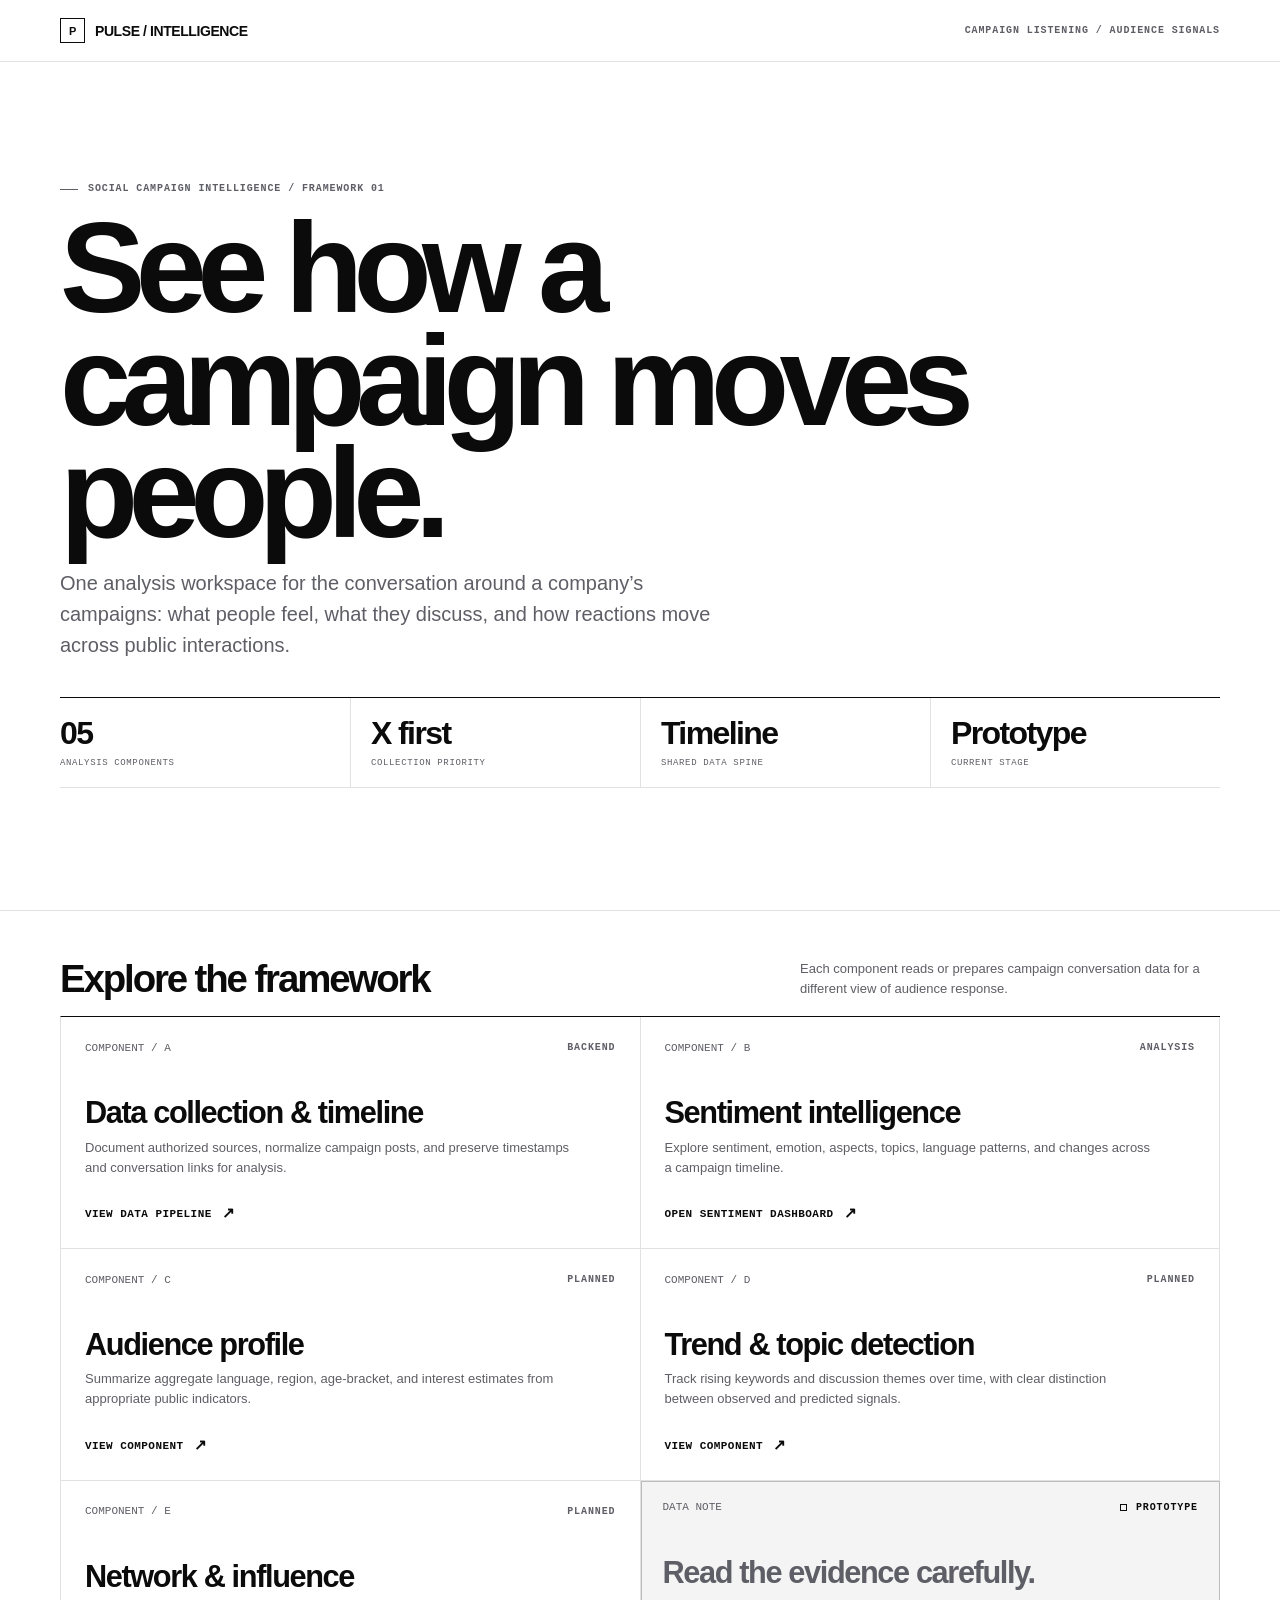
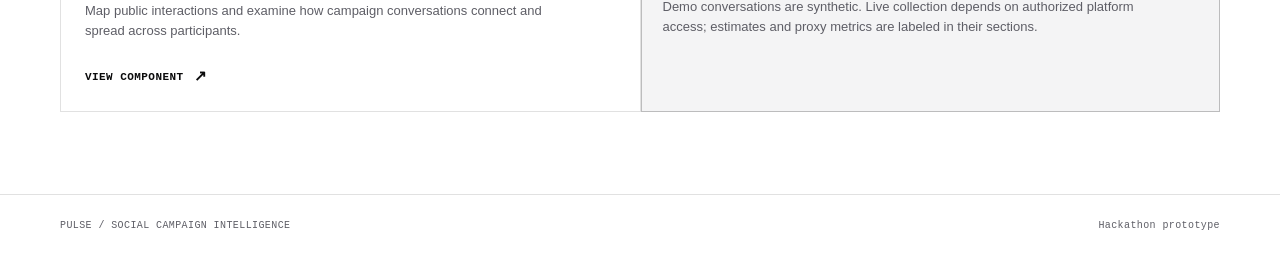
<file: index.html>
<!doctype html>
<html lang="en">
<head>
  <meta charset="utf-8">
  <meta name="viewport" content="width=device-width, initial-scale=1">
  <meta name="description" content="A social campaign intelligence framework for understanding public campaign conversations.">
  <title>Pulse | Social Campaign Intelligence</title>
  <link rel="stylesheet" href="assets/css/site-theme.css">
</head>
<body>
  <nav class="site-nav" aria-label="Framework navigation">
    <a class="site-brand" href="index.html"><span class="site-brand-mark" aria-hidden="true">P</span><span>PULSE / INTELLIGENCE</span></a>
    <span class="site-nav-meta">Campaign listening / audience signals</span>
  </nav>

  <header class="site-hero">
    <div class="site-wrap">
      <div class="site-eyebrow">Social campaign intelligence / Framework 01</div>
      <h1>See how a campaign moves people.</h1>
      <p>One analysis workspace for the conversation around a company’s campaigns: what people feel, what they discuss, and how reactions move across public interactions.</p>
      <div class="site-metrics" aria-label="Framework overview">
        <div class="site-metric"><b>05</b><span>Analysis components</span></div>
        <div class="site-metric"><b>X first</b><span>Collection priority</span></div>
        <div class="site-metric"><b>Timeline</b><span>Shared data spine</span></div>
        <div class="site-metric"><b>Prototype</b><span>Current stage</span></div>
      </div>
    </div>
  </header>

  <main class="site-wrap site-main">
    <div class="site-section-head">
      <h2>Explore the framework</h2>
      <p>Each component reads or prepares campaign conversation data for a different view of audience response.</p>
    </div>
    <section class="site-grid" aria-label="Project sections">
      <article class="site-card">
        <div class="site-card-top"><span class="site-card-index">COMPONENT / A</span><span class="site-kicker">Backend</span></div>
        <h3>Data collection & timeline</h3>
        <p>Document authorized sources, normalize campaign posts, and preserve timestamps and conversation links for analysis.</p>
        <a class="site-card-link" href="sections/a-data-collection/index.html">View data pipeline</a>
      </article>
      <article class="site-card">
        <div class="site-card-top"><span class="site-card-index">COMPONENT / B</span><span class="site-kicker">Analysis</span></div>
        <h3>Sentiment intelligence</h3>
        <p>Explore sentiment, emotion, aspects, topics, language patterns, and changes across a campaign timeline.</p>
        <a class="site-card-link" href="sections/b-sentiment/index.html">Open sentiment dashboard</a>
      </article>
      <article class="site-card">
        <div class="site-card-top"><span class="site-card-index">COMPONENT / C</span><span class="site-kicker">Planned</span></div>
        <h3>Audience profile</h3>
        <p>Summarize aggregate language, region, age-bracket, and interest estimates from appropriate public indicators.</p>
        <a class="site-card-link" href="sections/c-demographics/index.html">View component</a>
      </article>
      <article class="site-card">
        <div class="site-card-top"><span class="site-card-index">COMPONENT / D</span><span class="site-kicker">Planned</span></div>
        <h3>Trend & topic detection</h3>
        <p>Track rising keywords and discussion themes over time, with clear distinction between observed and predicted signals.</p>
        <a class="site-card-link" href="sections/d-trends/index.html">View component</a>
      </article>
      <article class="site-card">
        <div class="site-card-top"><span class="site-card-index">COMPONENT / E</span><span class="site-kicker">Planned</span></div>
        <h3>Network & influence</h3>
        <p>Map public interactions and examine how campaign conversations connect and spread across participants.</p>
        <a class="site-card-link" href="sections/e-network/index.html">View component</a>
      </article>
      <aside class="site-card site-note">
        <div class="site-card-top"><span class="site-card-index">DATA NOTE</span><span class="site-status-label">Prototype</span></div>
        <h3>Read the evidence carefully.</h3>
        <p>Demo conversations are synthetic. Live collection depends on authorized platform access; estimates and proxy metrics are labeled in their sections.</p>
      </aside>
    </section>
  </main>

  <footer class="site-footer"><div class="site-wrap">PULSE / SOCIAL CAMPAIGN INTELLIGENCE <span style="float:right">Hackathon prototype</span></div></footer>
</body>
</html>
</file>
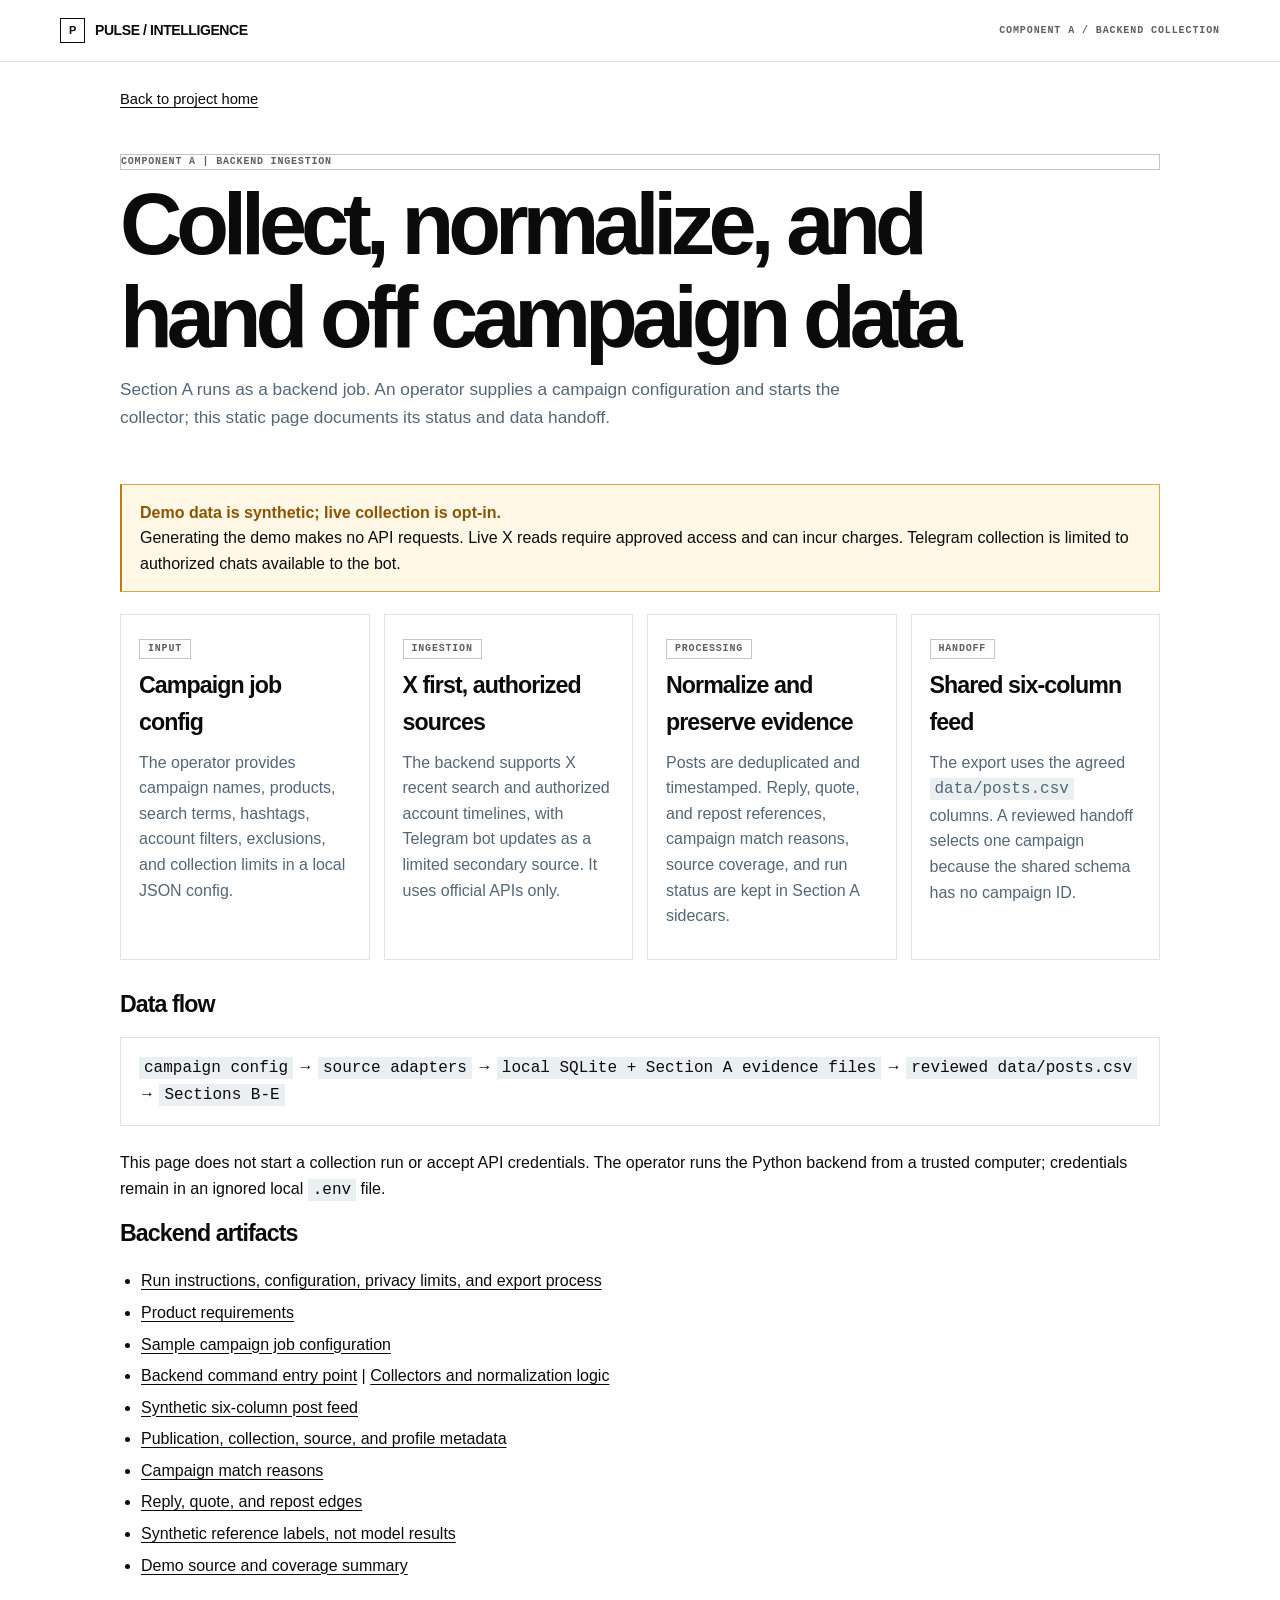
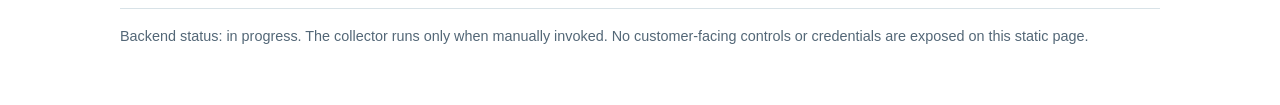
<file: sections/a-data-collection/index.html>
<!doctype html>
<html lang="en">
<head>
  <meta charset="utf-8">
  <meta name="viewport" content="width=device-width, initial-scale=1">
  <meta name="description" content="Backend ingestion pipeline for collecting and normalizing authorized campaign conversation data.">
  <title>Section A | Ingestion Backend</title>
  <style>
    :root { --ink:#172b3a; --muted:#536777; --paper:#f4f7f8; --blue:#145d72; --line:#d8e2e7; --white:#fff; --amber:#8c5400; }
    * { box-sizing:border-box; }
    body { margin:0; background:var(--paper); color:var(--ink); font:16px/1.6 Arial,sans-serif; }
    main { width:min(980px,calc(100% - 32px)); margin:0 auto; padding:28px 0 56px; }
    a { color:var(--blue); }
    header { padding:30px 0 22px; }
    .back { font-size:.92rem; }
    .eyebrow { color:var(--blue); font-size:.78rem; font-weight:700; letter-spacing:.12em; text-transform:uppercase; }
    h1 { max-width:760px; margin:8px 0 12px; font-size:clamp(2rem,5vw,3.2rem); line-height:1.08; }
    h2 { margin:0 0 8px; font-size:1.2rem; }
    p { margin:0 0 12px; }
    .intro { max-width:760px; color:var(--muted); font-size:1.08rem; }
    .notice { margin:14px 0 22px; padding:15px 18px; border:1px solid #d8aa49; border-left:5px solid #bd7b12; border-radius:8px; background:#fff8e7; }
    .notice strong { display:block; color:var(--amber); }
    .grid { display:grid; grid-template-columns:repeat(auto-fit,minmax(245px,1fr)); gap:14px; margin:18px 0 26px; }
    .card { padding:18px; border:1px solid var(--line); border-radius:10px; background:var(--white); }
    .card p { color:var(--muted); }
    .tag { display:inline-block; margin-bottom:8px; padding:2px 8px; border-radius:99px; background:#e8f2f4; color:var(--blue); font-size:.8rem; font-weight:700; }
    .flow { margin:14px 0 24px; padding:16px 18px; border:1px solid var(--line); border-radius:10px; background:var(--white); overflow-wrap:anywhere; }
    .files { padding-left:21px; }
    .files li { margin:6px 0; }
    code { padding:2px 5px; border-radius:4px; background:#eaf0f2; }
    footer { margin-top:30px; padding-top:16px; border-top:1px solid var(--line); color:var(--muted); font-size:.9rem; }
  </style>
  <link rel="stylesheet" href="../../assets/css/site-theme.css">
</head>
<body class="page-collection">
  <nav class="site-nav" aria-label="Framework navigation">
    <a class="site-brand" href="../../index.html"><span class="site-brand-mark" aria-hidden="true">P</span><span>PULSE / INTELLIGENCE</span></a>
    <span class="site-nav-meta">Component A / Backend collection</span>
  </nav>
  <main>
    <a class="back" href="../../index.html">Back to project home</a>
    <header>
      <div class="eyebrow">Component A | Backend ingestion</div>
      <h1>Collect, normalize, and hand off campaign data</h1>
      <p class="intro">Section A runs as a backend job. An operator supplies a campaign configuration and starts the collector; this static page documents its status and data handoff.</p>
    </header>

    <aside class="notice" aria-label="Current source status">
      <strong>Demo data is synthetic; live collection is opt-in.</strong>
      <span>Generating the demo makes no API requests. Live X reads require approved access and can incur charges. Telegram collection is limited to authorized chats available to the bot.</span>
    </aside>

    <section class="grid" aria-label="Backend pipeline stages">
      <article class="card"><span class="tag">Input</span><h2>Campaign job config</h2><p>The operator provides campaign names, products, search terms, hashtags, account filters, exclusions, and collection limits in a local JSON config.</p></article>
      <article class="card"><span class="tag">Ingestion</span><h2>X first, authorized sources</h2><p>The backend supports X recent search and authorized account timelines, with Telegram bot updates as a limited secondary source. It uses official APIs only.</p></article>
      <article class="card"><span class="tag">Processing</span><h2>Normalize and preserve evidence</h2><p>Posts are deduplicated and timestamped. Reply, quote, and repost references, campaign match reasons, source coverage, and run status are kept in Section A sidecars.</p></article>
      <article class="card"><span class="tag">Handoff</span><h2>Shared six-column feed</h2><p>The export uses the agreed <code>data/posts.csv</code> columns. A reviewed handoff selects one campaign because the shared schema has no campaign ID.</p></article>
    </section>

    <section aria-labelledby="flow-title">
      <h2 id="flow-title">Data flow</h2>
      <div class="flow"><code>campaign config</code> &rarr; <code>source adapters</code> &rarr; <code>local SQLite + Section A evidence files</code> &rarr; <code>reviewed data/posts.csv</code> &rarr; <code>Sections B-E</code></div>
      <p>This page does not start a collection run or accept API credentials. The operator runs the Python backend from a trusted computer; credentials remain in an ignored local <code>.env</code> file.</p>
    </section>

    <section aria-labelledby="files-title">
      <h2 id="files-title">Backend artifacts</h2>
      <ul class="files">
        <li><a href="README.md">Run instructions, configuration, privacy limits, and export process</a></li>
        <li><a href="product-requirements-social-campaign-intelligence.md">Product requirements</a></li>
        <li><a href="config.json">Sample campaign job configuration</a></li>
        <li><a href="pipeline.py">Backend command entry point</a> | <a href="social_pipeline.py">Collectors and normalization logic</a></li>
        <li><a href="output/demo_posts.csv">Synthetic six-column post feed</a></li>
        <li><a href="output/demo_post_metadata.csv">Publication, collection, source, and profile metadata</a></li>
        <li><a href="output/demo_campaign_matches.csv">Campaign match reasons</a></li>
        <li><a href="output/demo_interactions.csv">Reply, quote, and repost edges</a></li>
        <li><a href="output/demo_expected_labels.csv">Synthetic reference labels, not model results</a></li>
        <li><a href="output/demo_manifest.json">Demo source and coverage summary</a></li>
      </ul>
    </section>

    <footer>Backend status: in progress. The collector runs only when manually invoked. No customer-facing controls or credentials are exposed on this static page.</footer>
  </main>
</body>
</html>
</file>
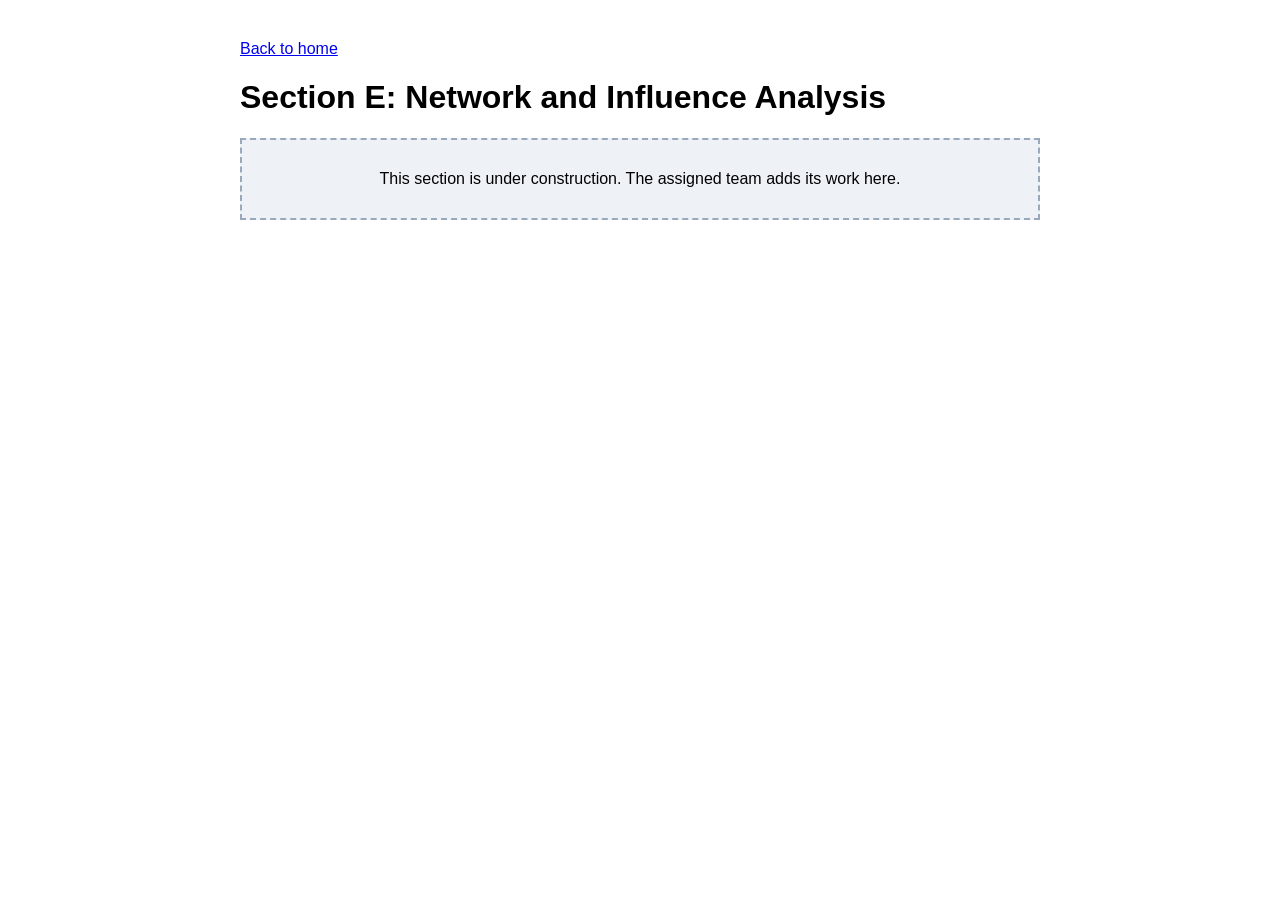
<file: sections/e-network/index.html>
<!DOCTYPE html>
<html lang="en">
<head>
  <meta charset="UTF-8">
  <title>Section E: Network and Influence Analysis</title>
  <style>
    body { font-family: Arial, sans-serif; max-width: 800px; margin: 40px auto; padding: 0 16px; }
    .placeholder { background: #eef2f7; border: 2px dashed #9aa8bb; padding: 30px; text-align: center; }
  </style>
</head>
<body>
  <p><a href="../../index.html">Back to home</a></p>
  <h1>Section E: Network and Influence Analysis</h1>
  <div class="placeholder">This section is under construction. The assigned team adds its work here.</div>
</body>
</html>
</file>
<file: assets/css/site-theme.css>
:root {
  --site-ink: #0b0b0c;
  --site-ink-soft: #1c1c1f;
  --site-paper: #ffffff;
  --site-canvas: #f4f4f5;
  --site-muted: #5e5e66;
  --site-muted-inverse: #a1a1aa;
  --site-line: rgba(11, 11, 12, 0.12);
  --site-line-strong: rgba(11, 11, 12, 0.24);
  --site-sans: -apple-system, BlinkMacSystemFont, "Inter", "Helvetica Neue", "Segoe UI", Roboto, Arial, sans-serif;
  --site-mono: ui-monospace, "SF Mono", "JetBrains Mono", Menlo, Consolas, monospace;
  --site-positive: #267454;
  --site-negative: #b44747;
  --site-neutral: #77777e;
}

*, *::before, *::after { box-sizing: border-box; }
html { scroll-behavior: smooth; }
body { margin: 0; background: var(--site-paper); color: var(--site-ink); font-family: var(--site-sans); }
a { color: inherit; text-underline-offset: 3px; }
button, input, select { font: inherit; }
button, a { -webkit-tap-highlight-color: transparent; }
:focus-visible { outline: 2px solid currentColor; outline-offset: 3px; }

.site-nav {
  position: sticky; top: 0; z-index: 20; min-height: 62px; padding: 0 max(24px, calc((100vw - 1160px) / 2));
  display: flex; align-items: center; justify-content: space-between; gap: 24px;
  border-bottom: 1px solid var(--site-line); background: rgba(255,255,255,.94);
}
.site-brand { display: inline-flex; align-items: center; gap: 10px; color: var(--site-ink); font-size: 14px; font-weight: 650; letter-spacing: -.03em; text-decoration: none; }
.site-brand-mark { width: 25px; height: 25px; display: inline-grid; place-items: center; border: 1px solid currentColor; font-size: 11px; }
.site-nav-meta, .site-eyebrow, .site-kicker, .site-status-label {
  font: 600 10px/1.4 var(--site-mono); letter-spacing: .09em; text-transform: uppercase; color: var(--site-muted);
}
.site-nav-meta { text-align: right; }
.site-wrap { width: min(1160px, calc(100% - 48px)); margin-inline: auto; }
.site-hero { padding: clamp(58px, 10vw, 120px) 0 58px; border-bottom: 1px solid var(--site-line); }
.site-hero h1 { max-width: 950px; margin: 16px 0 18px; font-size: clamp(3.2rem, 10vw, 8rem); line-height: .88; letter-spacing: -.075em; font-weight: 600; }
.site-hero p { max-width: 660px; margin: 0; color: var(--site-muted); font-size: clamp(1rem, 1.8vw, 1.25rem); line-height: 1.55; }
.site-eyebrow { display: flex; align-items: center; gap: 10px; }
.site-eyebrow::before { content: ""; width: 18px; border-top: 1px solid currentColor; }
.site-main { padding: 48px 0 82px; }
.site-section-head { display: flex; align-items: end; justify-content: space-between; gap: 24px; margin: 0 0 18px; }
.site-section-head h2 { margin: 0; font-size: clamp(1.5rem, 3vw, 2.4rem); line-height: 1; letter-spacing: -.055em; font-weight: 550; }
.site-section-head p { max-width: 420px; margin: 0; color: var(--site-muted); font-size: 13px; line-height: 1.5; }
.site-grid { display: grid; grid-template-columns: repeat(2, minmax(0, 1fr)); border-top: 1px solid var(--site-ink); border-left: 1px solid var(--site-line); }
.site-card { min-height: 230px; padding: 24px; border-right: 1px solid var(--site-line); border-bottom: 1px solid var(--site-line); background: var(--site-paper); display: flex; flex-direction: column; align-items: flex-start; transition: background 180ms ease; }
.site-card:hover { background: var(--site-canvas); }
.site-card-top { width: 100%; display: flex; align-items: center; justify-content: space-between; gap: 12px; }
.site-card-index { color: var(--site-muted); font: 500 11px/1 var(--site-mono); }
.site-card h3 { margin: 42px 0 8px; font-size: clamp(1.35rem, 2.4vw, 2rem); line-height: 1.05; letter-spacing: -.045em; font-weight: 550; }
.site-card p { max-width: 38em; margin: 0; color: var(--site-muted); font-size: 13px; line-height: 1.55; }
.site-card-link { display: inline-flex; align-items: center; gap: 10px; margin-top: auto; padding-top: 28px; font: 600 11px/1.2 var(--site-mono); letter-spacing: .04em; text-transform: uppercase; text-decoration: none; }
.site-card-link::after { content: "↗"; font-size: 15px; transition: transform 180ms ease; }
.site-card-link:hover::after { transform: translate(2px,-2px); }
.site-metrics { display: grid; grid-template-columns: repeat(4, 1fr); margin: 36px 0 64px; border-top: 1px solid var(--site-ink); border-bottom: 1px solid var(--site-line); }
.site-metric { padding: 17px 20px 18px 0; }
.site-metric + .site-metric { padding-left: 20px; border-left: 1px solid var(--site-line); }
.site-metric b { display: block; font-size: clamp(1.25rem, 2.6vw, 2rem); letter-spacing: -.05em; font-weight: 550; }
.site-metric span { display: block; margin-top: 5px; color: var(--site-muted); font: 500 9px/1.4 var(--site-mono); letter-spacing: .07em; text-transform: uppercase; }
.site-note { padding: 19px 21px; border: 1px solid var(--site-line-strong); background: var(--site-canvas); color: var(--site-muted); font-size: 13px; line-height: 1.55; }
.site-note strong { color: var(--site-ink); }
.site-page-head { padding: 52px 0 32px; border-bottom: 1px solid var(--site-line); }
.site-page-head h1 { max-width: 900px; margin: 14px 0 10px; font-size: clamp(2.6rem, 7vw, 5.4rem); line-height: .94; letter-spacing: -.07em; font-weight: 580; }
.site-page-head p { max-width: 690px; margin: 0; color: var(--site-muted); font-size: 16px; line-height: 1.55; }
.site-back { display: inline-flex; gap: 8px; align-items: center; margin: 26px 0 0; font: 550 10px/1.3 var(--site-mono); text-transform: uppercase; letter-spacing: .06em; }
.site-status { display: grid; grid-template-columns: 180px 1fr; gap: 20px; align-items: start; margin: 30px 0; padding: 20px 0; border-top: 1px solid var(--site-ink); border-bottom: 1px solid var(--site-line); }
.site-status-label { display: flex; align-items: center; gap: 9px; color: var(--site-ink); }
.site-status-label::before { content: ""; width: 7px; height: 7px; border: 1px solid currentColor; }
.site-status p { max-width: 720px; margin: 0; color: var(--site-muted); font-size: 13px; line-height: 1.55; }
.site-footer { padding: 24px 0; border-top: 1px solid var(--site-line); color: var(--site-muted); font: 10px/1.4 var(--site-mono); letter-spacing: .04em; }

/* Apply the shared palette to the existing Section B analytics dashboard. */
body.page-sentiment {
  --ink: var(--site-ink); --muted: var(--site-muted); --line: #dedee1; --paper: var(--site-paper);
  --canvas: var(--site-canvas); --navy: var(--site-ink); --blue: #27272a; --shadow: none;
}
body.page-sentiment .hero { background: var(--site-ink); }
body.page-sentiment .hero h1 { max-width: 1000px; font-size: clamp(3rem, 7vw, 6rem); line-height: .92; letter-spacing: -.07em; font-weight: 600; }
body.page-sentiment .brand-mark { border: 1px solid rgba(255,255,255,.55); border-radius: 0; background: transparent; }
body.page-sentiment .kpi::after { display: none; }
body.page-sentiment .kpi-icon, body.page-sentiment .label-pill, body.page-sentiment .emotion-chip,
body.page-sentiment .stack, body.page-sentiment .file-icon { border-radius: 0; }
body.page-sentiment .card { border-radius: 0; box-shadow: none; }
body.page-sentiment .btn, body.page-sentiment .report-input, body.page-sentiment .filters select,
body.page-sentiment .modelbar, body.page-sentiment .badge { border-radius: 0; }
body.page-sentiment .badge { border: 1px solid var(--site-line); background: transparent; color: var(--site-muted); font-family: var(--site-mono); letter-spacing: .06em; }
body.page-sentiment .btn-primary { background: var(--site-ink); border-color: var(--site-ink); }
body.page-sentiment .btn-primary:hover { background: var(--site-ink-soft); }
body.page-sentiment .panel, body.page-sentiment .kpi { border-color: var(--site-line); }

/* Section A's existing backend documentation page. */
body.page-collection { background: var(--site-paper); color: var(--site-ink); font-family: var(--site-sans); }
body.page-collection main { width: min(1040px, calc(100% - 48px)); padding: 24px 0 64px; }
body.page-collection header { padding: 42px 0 26px; }
body.page-collection h1 { max-width: 900px; font-size: clamp(2.6rem, 7vw, 5.4rem); letter-spacing: -.07em; font-weight: 580; }
body.page-collection h2 { font-size: 1.45rem; letter-spacing: -.04em; }
body.page-collection .eyebrow, body.page-collection .tag { color: var(--site-muted); background: transparent; border: 1px solid var(--site-line-strong); border-radius: 0; font: 600 10px/1.4 var(--site-mono); letter-spacing: .08em; text-transform: uppercase; }
body.page-collection .card, body.page-collection .flow { border-radius: 0; box-shadow: none; border-color: var(--site-line); background: var(--site-paper); }
body.page-collection .notice { border-radius: 0; border-left-width: 2px; }
body.page-collection code { border-radius: 0; }

@media (max-width: 700px) {
  .site-nav { min-height: 56px; padding: 0 18px; }
  .site-nav-meta { max-width: 54%; font-size: 8px; }
  .site-wrap { width: min(100% - 36px, 1160px); }
  .site-hero { padding: 64px 0 40px; }
  .site-main { padding: 34px 0 56px; }
  .site-section-head { align-items: flex-start; flex-direction: column; }
  .site-grid { grid-template-columns: 1fr; }
  .site-card { min-height: 205px; padding: 20px; }
  .site-card h3 { margin-top: 30px; }
  .site-metrics { grid-template-columns: repeat(2, 1fr); margin: 28px 0 48px; }
  .site-metric { padding: 14px 10px 14px 0; }
  .site-metric + .site-metric { padding-left: 12px; }
  .site-metric:nth-child(3) { padding-left: 0; border-left: 0; border-top: 1px solid var(--site-line); }
  .site-metric:nth-child(4) { border-top: 1px solid var(--site-line); }
  .site-page-head { padding-top: 35px; }
  .site-status { grid-template-columns: 1fr; gap: 10px; }
  body.page-collection main { width: calc(100% - 36px); }
}
@media (prefers-reduced-motion: reduce) {
  *, *::before, *::after { scroll-behavior: auto !important; transition-duration: .01ms !important; animation-duration: .01ms !important; animation-iteration-count: 1 !important; }
}
</file>
